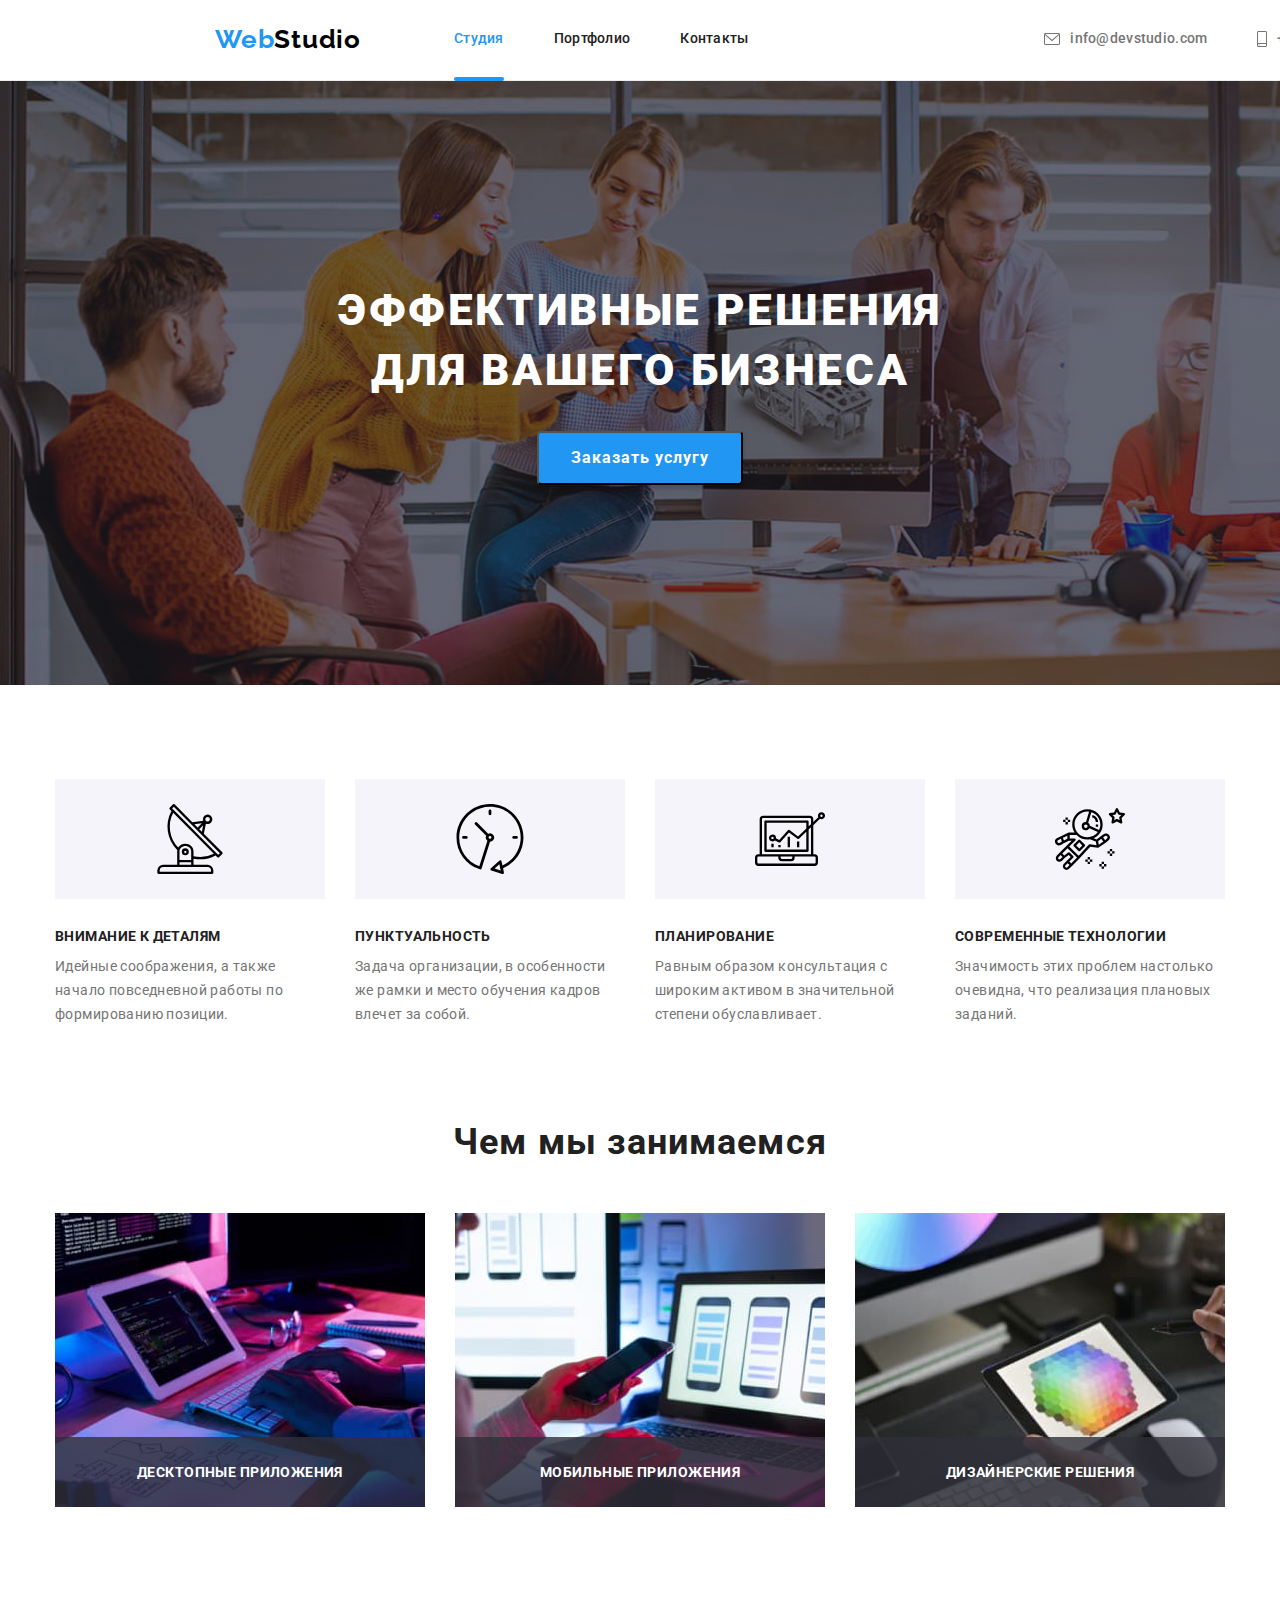
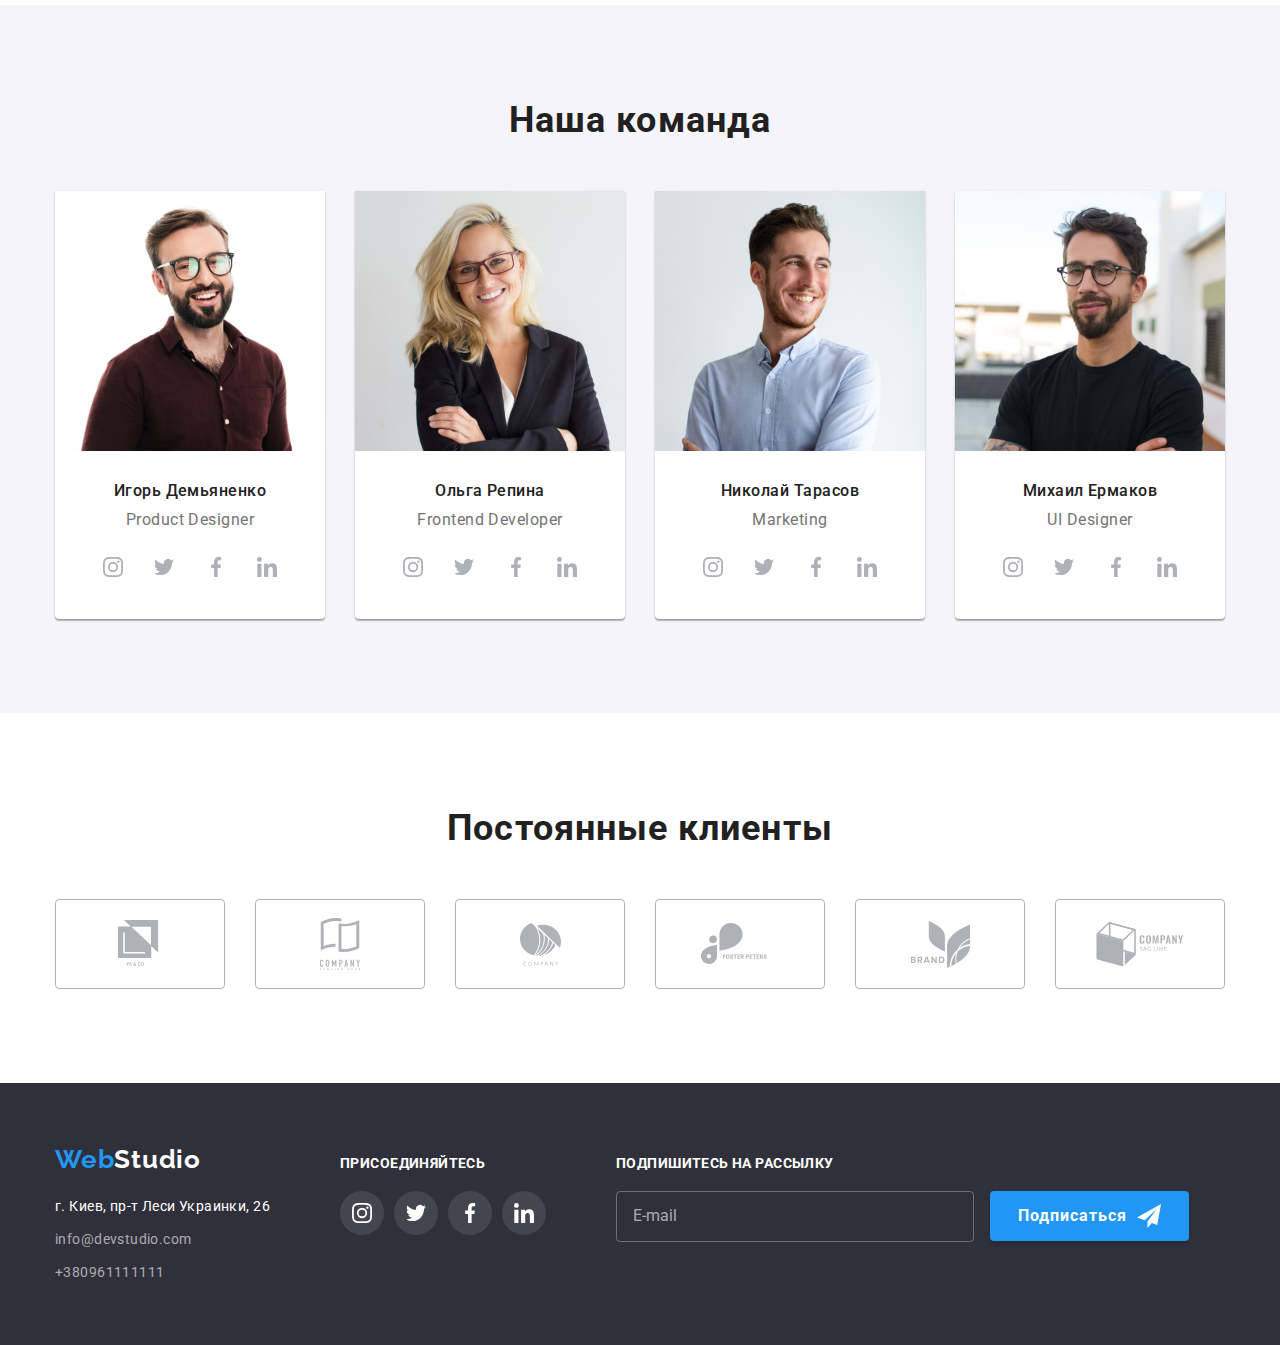
<file: index.html>
<!DOCTYPE html>
<html lang="ru">
<head>
    <meta charset="UTF-8">
    <meta name="viewport" content="width=device-width, initial-scale=1.0">
    <title>WebStudio</title>
    <link rel="stylesheet" href="./styles/normalize.css">
    <link rel="stylesheet" href="./styles/styles.css">
    <link href="https://fonts.googleapis.com/css2?family=Roboto:wght@400;500;700;900&family=Raleway:wght@700&display=swap" rel="stylesheet">
</head>
<body>
    <header class="header">    
        <div class="container flex-wrap-container">
            <nav class="nav-container">
                <a class="logo-header logo link" href="" lang="en">
                    <span>Web</span>Studio
                </a>

                <ul class="site-nav list">
                    <li class="item">
                        <a class="nav-link current link" href="./index.html">Студия</a>
                    </li>
                    <li class="item">
                        <a class="nav-link link" href="./portfolio.html">Портфолио</a>
                    </li>
                    <li class="item">
                        <a class="nav-link link" href="">Контакты</a>
                    </li>
                </ul>
            </nav>

            <ul class="header-contacts list">
                <li class="item"> 
                        
                    <a class="link" href="mailto:info@devstudio.com">
                        <svg class="icon-envelope">
                            <use href="./images/sprite.svg#envelope"></use>
                        </svg>
          
                        info@devstudio.com
                    </a>
                </li>
                
                <li class="item">
                    <a class="link" href="tel:+380961111111">
                        <svg class="icon-smarthphone">
                            <use href="./images/sprite.svg#smartphone"></use>
                        </svg>
                        +380961111111
                    </a>
                </li>
            </ul>
        </div>

    </header>

    <main>
        <section class="hero">
            
            <h1 class="hero-title title">
                Эффективные решения для вашего бизнеса
            </h1>
            <button data-modal-open class="hero-button" name="Заказать услугу">
                Заказать услугу
            </button>
        
        </section>
        
        <section class="advantages">
            <!-- <h2>Наши преимущества</h2> -->
            <div class="container container-text-left">
                <ul class="list-advantages list">
                    <li class="item">
                        <div class="icon-container-advantages">
                            <svg class="icon-advantages">
                                <use href="./images/sprite.svg#antenna"></use>
                            </svg>

                        </div>
                        <h3 class="advantages-title title">Внимание к деталям</h3>
                        <p class="advantages-text">Идейные соображения, а также начало повседневной работы по формированию позиции.</p>
                    </li>
                    <li class="item">
                        <div class="icon-container-advantages">
                            <svg class="icon-advantages">
                                <use href="./images/sprite.svg#clock"></use>
                            </svg>

                        </div>
                        <h3 class="advantages-title title">Пунктуальность</h3>
                        <p class="advantages-text">Задача организации, в особенности же рамки и место обучения кадров влечет за собой.</p>
                    </li>
                    <li class="item">
                        <div class="icon-container-advantages">
                            <svg class="icon-advantages">
                                <use href="./images/sprite.svg#diagram"></use>
                            </svg>

                        </div>
                        <h3 class="advantages-title title">Планирование</h3>
                        <p class="advantages-text">Равным образом консультация с широким активом в значительной степени обуславливает.</p>
                    </li>
                    <li class="item">
                        <div class="icon-container-advantages">
                            <svg class="icon-advantages">
                                <use href="./images/sprite.svg#astronaut"></use>
                            </svg>

                        </div>
                        <h3 class="advantages-title  title">Современные технологии</h3>
                        <p class="advantages-text">Значимость этих проблем настолько очевидна, что реализация плановых заданий.</p>
                    </li>
                </ul>
            </div>
        </section>

        <section class="competence">
            <div class="container">
                <h2 class="competence-title title">
                    Чем мы занимаемся
                </h2>
                <ul class="list-competence list">
                    <li class="item">
                        <a href="" class="competence-link">
                            <img src="./images/about_1.jpg" alt="Работа на планшете" width="370">
                            <div class="description-container">
                                <h3 class="description-title title">
                                    Десктопные приложения
                                </h3>
                            </div>
                        </a>
                    </li>
                    <li class="item">
                        <a href="" class="competence-link">
                            <img src="./images/about_2.jpg" alt="Ноутбук с дизайном" width="370">
                            <div class="description-container">
                                <h3 class="description-title title">
                                    Мобильные приложения
                                </h3>
                            </div>
                        </a>
                    </li>
                    <li class="item">
                        <a href="" class="competence-link">
                            <img src="./images/about_3.jpg" alt="Дизайн, графический планшет" width="370">
                            <div class="description-container">
                                <h3 class="description-title title">
                                    Дизайнерские решения 
                                </h3>
                            </div>
                        </a>
                </ul>
            </div>
        </section>
        
        <section class="team">
            <div class="container">
                <h2 class="team-title title">Наша команда</h2>

            <ul class="list-team list">
                <li class="item">
                    <img class="member-image" src="./images/team_member_1.jpg" alt="Дизайнер продукта" width="270">
                    <div class="member-container">
                       
                        <h3 class="member-title title">Игорь Демьяненко</h3>
                        <p class="member-description" lang="en">Product Designer</p>
                        <ul class="icon-list list">
                            <li class="item">
                                <a href="#" aria-label="Instagram">
                                    <svg class="icon">
                                        <use href="./images/sprite.svg#instagram"></use>
                                    </svg>
                                </a>
                             </li>
                             <li class="item">
                                <a href="#" aria-label="Twitter">
                                    <svg class="icon">
                                        <use href="./images/sprite.svg#twitter"></use>
                                    </svg>
                                </a>
                             </li>
                             <li class="item">
                                <a href="#" aria-label="Facebook">
                                    <svg class="icon">
                                        <use href="./images/sprite.svg#facebook"></use>
                                    </svg>
                                </a>
                             </li>
                             <li class="item">
                                <a href="#" aria-label="LinkedIn">
                                    <svg class="icon">
                                        <use href="./images/sprite.svg#linkedin"></use>
                                    </svg>
                                </a>
                             </li>
                        </ul>
                    </div>
                   
                </li>
                <li class="item">
                    <img class="member-image" src="./images/team_member_2.jpg" alt="Фронтенд разработчик" width="270">
                    <div class="member-container">
                       
                        <h3 class="member-title title">Ольга Репина</h3>
                        <p class="member-description" lang="en">Frontend Developer</p>
                        <ul class="icon-list list">
                            <li class="item">
                                <a href="#" aria-label="Instagram">
                                    <svg class="icon">
                                        <use href="./images/sprite.svg#instagram"></use>
                                    </svg>
                                </a>
                             </li>
                             <li class="item">
                                <a href="#" aria-label="Twitter">
                                    <svg class="icon">
                                        <use href="./images/sprite.svg#twitter"></use>
                                    </svg>
                                </a>
                             </li>
                             <li class="item">
                                <a href="#" aria-label="Facebook">
                                    <svg class="icon">
                                        <use href="./images/sprite.svg#facebook"></use>
                                    </svg>
                                </a>
                             </li>
                             <li class="item">
                                <a href="#" aria-label="LinkedIn">
                                    <svg class="icon">
                                        <use href="./images/sprite.svg#linkedin"></use>
                                    </svg>
                                </a>
                             </li>
                        </ul>
                    </div>
                    
                </li>
                <li class="item">
                    <img class="member-image" src="./images/team_member_3.jpg" alt="Маркетолог" width="270">
                    <div class="member-container">
                       
                        <h3 class="member-title title">Николай Тарасов</h3>
                        <p class="member-description" lang="en">Marketing</p>
                        <ul class="icon-list list">
                            <li class="item">
                                <a href="#" aria-label="Instagram">
                                    <svg class="icon">
                                        <use href="./images/sprite.svg#instagram"></use>
                                    </svg>
                                </a>
                             </li>
                             <li class="item">
                                <a href="#" aria-label="Twitter">
                                    <svg class="icon">
                                        <use href="./images/sprite.svg#twitter"></use>
                                    </svg>
                                </a>
                             </li>
                             <li class="item">
                                <a href="#" aria-label="Facebook">
                                    <svg class="icon">
                                        <use href="./images/sprite.svg#facebook"></use>
                                    </svg>
                                </a>
                             </li>
                             <li class="item">
                                <a href="#" aria-label="LinkedIn">
                                    <svg class="icon">
                                        <use href="./images/sprite.svg#linkedin"></use>
                                    </svg>
                                </a>
                             </li>
                        </ul>
                    </div>
                </li>
                <li class="item">
                    <img class="member-image" src="./images/team_member_4.jpg" alt="UI Дизайнер" width="270">
                    <div class="member-container">
                       
                        <h3 class="member-title title">Михаил Ермаков</h3>
                        <p class="member-description" lang="en">UI Designer</p>
                        <ul class="icon-list list">
                            <li class="item">
                                <a href="#" aria-label="Instagram">
                                    <svg class="icon">
                                        <use href="./images/sprite.svg#instagram"></use>
                                    </svg>
                                </a>
                             </li>
                             <li class="item">
                                <a href="#" aria-label="Twitter">
                                    <svg class="icon">
                                        <use href="./images/sprite.svg#twitter"></use>
                                    </svg>
                                </a>
                             </li>
                             <li class="item">
                                <a href="#" aria-label="Facebook">
                                    <svg class="icon">
                                        <use href="./images/sprite.svg#facebook"></use>
                                    </svg>
                                </a>
                             </li>
                             <li class="item">
                                <a href="#" aria-label="LinkedIn">
                                    <svg class="icon">
                                        <use href="./images/sprite.svg#linkedin"></use>
                                    </svg>
                                </a>
                             </li>
                        </ul>
                    </div>
                </li>
            </ul>
            </div>
        </section>

        <section class="clients">
            <div class="container">
                <h2 class="clients-title title">Постоянные клиенты</h2>
                <ul class="list-clients list">
                    <li class="item">
                        <a href="" class="client-link">
                            <svg class="logo-color logo-1">
                                <use href="./images/sprite.svg#logo-1"></use>
                            </svg>
                        </a>
                    </li>
                    <li class="item">
                        <a href="" class="client-link">
                            <svg class="logo-color logo-2">
                                <use href="./images/sprite.svg#logo-2"></use>
                            </svg>
                        </a>
                    </li>
                    <li class="item">
                        <a href="" class="client-link">
                            <svg class="logo-color logo-3">
                                <use href="./images/sprite.svg#logo-3"></use>
                            </svg>
                        </a>
                    </li>
                    <li class="item">
                        <a href="" class="client-link">
                            <svg class="logo-color logo-4">
                                <use href="./images/sprite.svg#logo-4"></use>
                            </svg>
                        </a>
                    </li>
                    <li class="item">
                        <a href="" class="client-link">
                            <svg class="logo-color logo-5">
                                <use href="./images/sprite.svg#logo-5"></use>
                            </svg>
                        </a>
                    </li>
                    <li class="item">
                        <a href="" class="client-link">
                            <svg class="logo-color logo-6">
                                <use href="./images/sprite.svg#logo-6"></use>
                            </svg>
                        </a>
                    </li>
                </ul>
            </div>
        </section>

    </main>

    <footer class="footer">
        <div class="container footer-container container-text-left">
 
             <div class="address-container margin-container">
                 <a class="logo-footer logo link" href="" lang="en">
                     <span>Web</span>Studio
                 </a>
 
                 <address class="address">
                     <span class="location">
                         г. Киев, пр-т Леси Украинки, 26 
                     </span>
                     <br>
                     <a class="email link" href="mailto:info@devstudio.com">info@devstudio.com</a> <br>
                     <a class="phone-number link" href="tel:+380961111111">+380961111111</a> <br>
                     
                 </address>
            </div>
 
            <div class="link-container margin-container">
                 <b class="join">ПРИСОЕДИНЯЙТЕСЬ</b>
                 <ul class="social-link-list list">
                     <li class="item">
                         <a href="" class="social-link link">
                             <svg class="icon">
                                 <use href="./images/sprite.svg#instagram"></use>
                             </svg>
                         </a>
                     </li>
                     <li class="item">
                         <a href="" class="social-link link">
                             <svg class="icon">
                                 <use href="./images/sprite.svg#twitter"></use>
                             </svg>
                         </a>
                     </li>
                     <li class="item">
                         <a href="" class="social-link link">
                             <svg class="icon">
                                 <use href="./images/sprite.svg#facebook"></use>
                             </svg>
                         </a>
                     </li>
                     <li class="item">
                         <a href="" class="social-link link">
                             <svg class="icon">
                                 <use href="./images/sprite.svg#linkedin"></use>
                             </svg>
                         </a>
                     </li>
                 </ul>
            
         </div>           

         <form  class="subscribe-form margin-container">
                    
            <label for="email"> <b>ПОДПИШИТЕСЬ НА РАССЫЛКУ</b></label>
            <input type="email" placeholder="E-mail" id="email" name="email-footer" class="email-input">

            <button type="submit" class="submit-button">
                Подписаться
                <svg class="icon">
                    <use href="./images/sprite.svg#send"></use>
                </svg>
            </button>
        </form>
             
        </div>
     </footer>

    <div data-modal class="backdrop is-hidden">
        <div class="modal-window">
            <button data-modal-close type='button' class="btn-close">
                <svg class="icon-close">
                    <use href="./images/sprite.svg#close"></use>
                </svg>
            </button>

            <form class="modal-form" autocomplete="off">
                <p class="modal-title"> Оставьте свои данные, мы не перезвоним</p>
                
                <div class="fieldset" role="group">

                    <label class="label-name">
                            Имя
                            <span class="input-wrapper"> 
                                <input type="text" id="name" name="name" class="input input-name">
                                <svg class="icon icon-person">
                                    <use href="./images/sprite.svg#person"></use>
                                </svg>
                            </span> 
                            
                    </label>
                    

                    <label class="label-tel">
                        Телефон
                        <span class="input-wrapper">
                            <input type="tel" id="tel" name="telephone" class="input input-tel">
                            <svg class="icon icon-telephone">
                                <use href="./images/sprite.svg#telephone"></use>
                            </svg>
                        </span>
                        
                    </label>
                   

                    <label class="label-email">
                        Почта
                        <span class="input-wrapper">
                            <input type="email" id="modal-email" name="email-modal" class="input input-email">
                            <svg class="icon icon-email">
                                <use href="./images/sprite.svg#email"></use>
                            </svg>
                        </span>
                        
                    </label>
                    

                    <label class="label-comment" for="text-area">
                        Комментарий 
                    </label>
                    <textarea name="comment" placeholder="Введите текст" id="text-area" class="input text-area" rows="8"></textarea>
                    

                </div>

                <div class="policy" role="group">
                    <input type="checkbox" id="policy" name="policy" class="input-checkbox">
                    <label for="policy" class="label-policy">Соглашаюсь с рассылкой и принимаю</label>
                    <a href="#">Условия договора</a>
                   
                </div>

                <button type="submit" class="submit-button">
                    Отправить
                </button>
                
                
            </form>
        </div>
    </div>
    
    <script src="./js/index.js"></script>
</body>
</html>
</file>
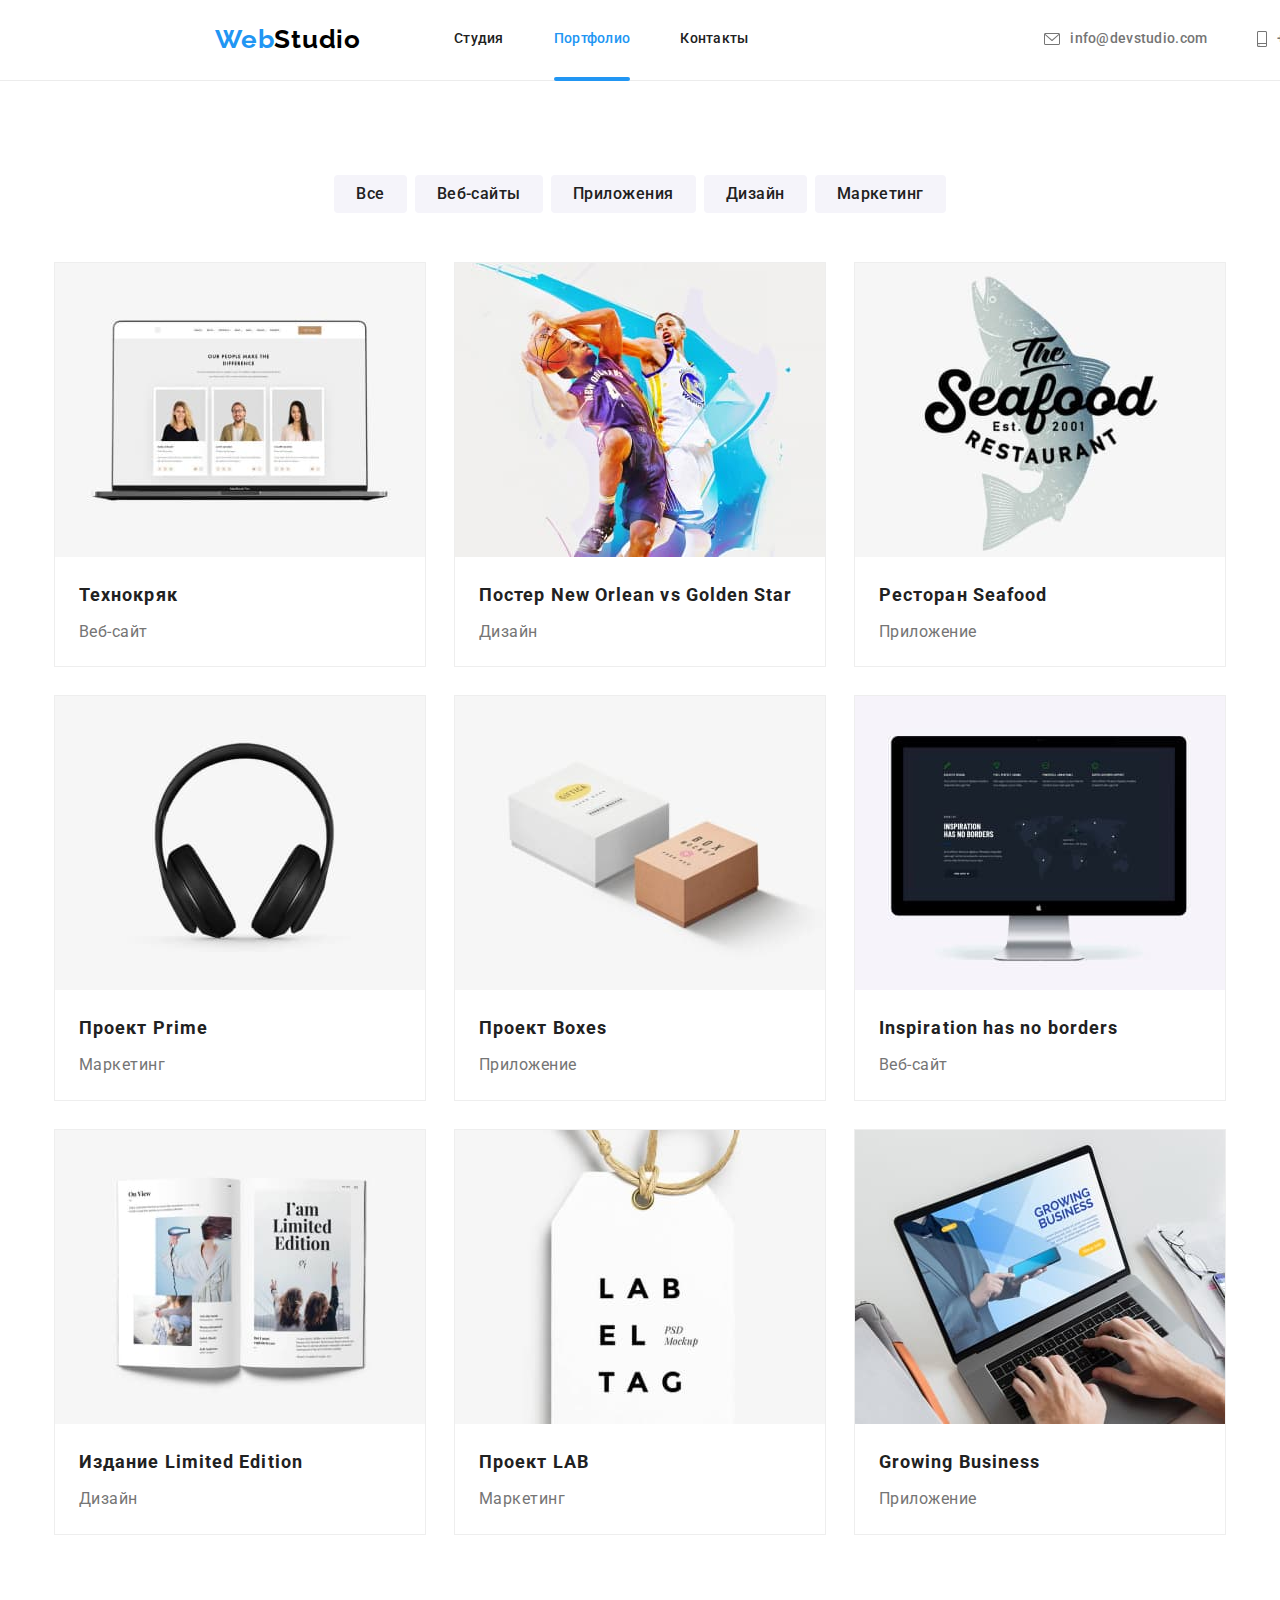
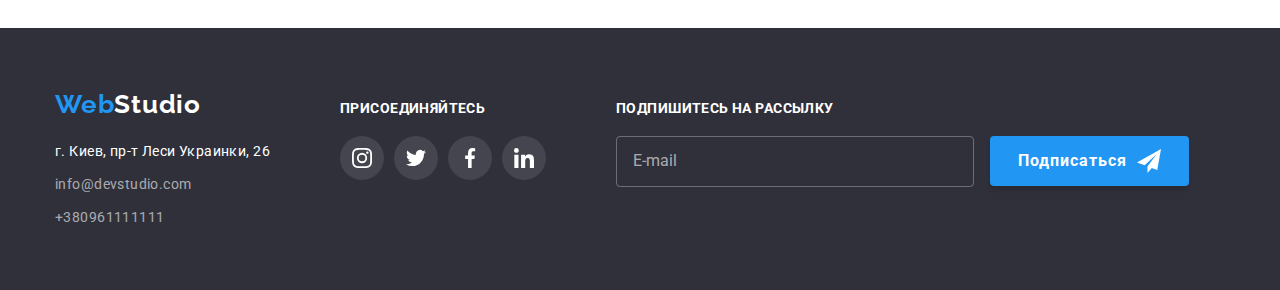
<file: portfolio.html>
<!DOCTYPE html>
<html lang="ru">
<head>
    <meta charset="UTF-8">
    <meta name="viewport" content="width=device-width, initial-scale=1.0">
    <title>Portfolio</title>
    <link rel="stylesheet" href="./styles/normalize.css">
    <link rel="stylesheet" href="./styles/styles.css">
    <link href="https://fonts.googleapis.com/css2?family=Roboto:wght@400;500;700&family=Raleway:wght@700&display=swap" rel="stylesheet">
    
</head>

<body>

    <header class="header">    
        <div class="container flex-wrap-container">
            <nav class="nav-container">
                <a class="logo-header logo link" href="" lang="en">
                    <span>Web</span>Studio
                </a>

                <ul class="site-nav list">
                    <li class="item">
                        <a class="nav-link link" href="./index.html">Студия</a>
                    </li>
                    <li class="item">
                        <a class="nav-link current link" href="./portfolio.html">Портфолио</a>
                    </li>
                    <li class="item">
                        <a class="nav-link link" href="">Контакты</a>
                    </li>
                </ul>
            </nav>

            <ul class="header-contacts list">
                <li class="item"> 
                        
                    <a class="link" href="mailto:info@devstudio.com">
                        <svg class="icon-envelope">
                            <use href="./images/sprite.svg#envelope"></use>
                        </svg>
          
                        info@devstudio.com
                    </a>
                </li>
                
                <li class="item">
                    <a class="link" href="tel:+380961111111">
                        <svg class="icon-smarthphone">
                            <use href="./images/sprite.svg#smartphone"></use>
                        </svg>
                        +380961111111
                    </a>
                </li>
            </ul>
        </div>

    </header>


    <main>
        <section class="projects">
            <div class="container">
                    <!-- <h1>Наши проекты</h1> -->
                <ul class="list-projects list">
                    <li class="item">
                        <button type="button">Все</button>
                    </li>
                    <li class="item">
                        <button type="button">Веб-сайты</button>
                    </li>
                    <li class="item">
                        <button type="button">Приложения</button>
                    </li>
                    <li class="item">
                        <button type="button">Дизайн</button>
                    </li>
                    <li class="item">
                        <button type="button">Маркетинг</button>
                    </li>
                </ul>

                <ul class="list-project-examples list">
                    <li class="item">
                        <a class="example-link link" href="">
                           <div class="example-content-thumb">
                                <img class="example-image" src="./images/portfolio/our_project_1.jpg" alt="Ноутбук с карточками" width="370">
                                <div class="description-project-container">
                                    <p class="example-content">
                                        Технокряк это современная площадка распространения коронавируса.
                                        Компании используют эту платформу для цифрового шпионажа и атак 
                                        на защищённые сервера конкурентов.
                                    </p>
                                </div>
                           </div>
                            <div class="content">
                                <h2 class="example-title title">Технокряк</h2>
                                <p class="example-description">Веб-сайт</p>
                            </div>

                           
                        </a>
                    </li>
                    <li class="item">
                        <a class="example-link link" href="">
                            <div class="example-content-thumb">
                                <img class="example-image" src="./images/portfolio/our_project_2.jpg" alt="Два баскетболиста" width="370">
                                <div class="description-project-container">
                                    <p class="example-content">
                                        Технокряк это современная площадка распространения коронавируса.
                                        Компании используют эту платформу для цифрового шпионажа и атак 
                                        на защищённые сервера конкурентов.
                                    </p>
                                </div>
                           </div>
                            <div class="content">
                                <h2  class="example-title title">Постер New Orlean vs Golden Star</h2>
                                <p class="example-description">Дизайн</p>
                            </div>
                        </a>
                    </li>
                    <li class="item">
                        <a class="example-link link" href="">
                            <div class="example-content-thumb">
                                <img class="example-image" src="./images/portfolio/our_project_3.jpg" alt="Логотип ресторана" width="370">
                                <div class="description-project-container">
                                    <p class="example-content">
                                        Технокряк это современная площадка распространения коронавируса.
                                        Компании используют эту платформу для цифрового шпионажа и атак 
                                        на защищённые сервера конкурентов.
                                    </p>
                                </div>
                           </div>
                           
                            <div class="content">
                                <h2  class="example-title title">Ресторан Seafood</h2>
                                <p class="example-description">Приложение</p>
                            </div>
                        </a>
                    </li>
                    <li class="item">
                        <a class="example-link link" href="">
                            <div class="example-content-thumb">
                                <img class="example-image" src="./images/portfolio/our_project_4.jpg" alt="Черные наушники" width="370">
                                <div class="description-project-container">
                                    <p class="example-content">
                                        Технокряк это современная площадка распространения коронавируса.
                                        Компании используют эту платформу для цифрового шпионажа и атак 
                                        на защищённые сервера конкурентов.
                                    </p>
                                </div>
                           </div>
                            
                            <div class="content">
                                <h2  class="example-title title">Проект Prime</h2>
                                <p class="example-description">Маркетинг</p>
                            </div>
                        </a>
                    </li>
                    <li class="item">
                        <a class="example-link link" href="">
                            <div class="example-content-thumb">
                                <img class="example-image" src="./images/portfolio/our_project_5.jpg" alt="Белая и коричневая коробки" width="370">
                                <div class="description-project-container">
                                    <p class="example-content">
                                        Технокряк это современная площадка распространения коронавируса.
                                        Компании используют эту платформу для цифрового шпионажа и атак 
                                        на защищённые сервера конкурентов.
                                    </p>
                                </div>
                           </div>
                            
                            <div class="content">
                                <h2  class="example-title title">Проект Boxes</h2>
                                <p class="example-description">Приложение</p>
                            </div>
                        </a>
                    </li>
                    <li class="item">
                        <a class="example-link link" href="">
                            <div class="example-content-thumb">
                                <img class="example-image" src="./images/portfolio/our_project_6.jpg" alt="Экран монитора" width="370">
                                <div class="description-project-container">
                                    <p class="example-content">
                                        Технокряк это современная площадка распространения коронавируса.
                                        Компании используют эту платформу для цифрового шпионажа и атак 
                                        на защищённые сервера конкурентов.
                                    </p>
                                </div>
                           </div>
                           
                            <div class="content">
                                <h2  class="example-title title">Inspiration has no borders</h2>
                                <p class="example-description">Веб-сайт</p>
                            </div>
                        </a>
                    </li>
                    <li class="item">
                        <a class="example-link link" href="">
                            <div class="example-content-thumb">
                                <img class="example-image" src="./images/portfolio/our_project_7.jpg" alt="Открытая книжка" width="370">
                                <div class="description-project-container">
                                    <p class="example-content">
                                        Технокряк это современная площадка распространения коронавируса.
                                        Компании используют эту платформу для цифрового шпионажа и атак 
                                        на защищённые сервера конкурентов.
                                    </p>
                                </div>
                           </div>
                            
                            <div class="content">
                                <h2  class="example-title title">Издание Limited Edition</h2>
                                <p class="example-description">Дизайн</p>
                            </div>
                        </a>
                    </li>
                    <li class="item">
                        <a class="example-link link" href="">
                            <div class="example-content-thumb">
                                <img class="example-image" src="./images/portfolio/our_project_8.jpg" alt="Лэйбл" width="370">
                                <div class="description-project-container">
                                    <p class="example-content">
                                        Технокряк это современная площадка распространения коронавируса.
                                        Компании используют эту платформу для цифрового шпионажа и атак 
                                        на защищённые сервера конкурентов.
                                    </p>
                                </div>
                           </div>
                            
                           <div class="content">
                                <h2  class="example-title title">Проект LAB</h2>
                                <p class="example-description">Маркетинг</p>
                           </div>
                        </a>
                    </li>
                    <li class="item">
                        <a class="example-link link" href="">
                            <div class="example-content-thumb">
                                <img class="example-image" src="./images/portfolio/our_project_9.jpg" alt="Человек печатает на ноутбуке" width="370">
                                <div class="description-project-container">
                                    <p class="example-content">
                                        Технокряк это современная площадка распространения коронавируса.
                                        Компании используют эту платформу для цифрового шпионажа и атак 
                                        на защищённые сервера конкурентов.
                                    </p>
                                </div>
                           </div>
                            
                            <div class="content">
                                <h2  class="example-title title">Growing Business</h2>
                                <p class="example-description">Приложение</p>
                            </div>
                        </a>
                    </li>
                </ul>
            </div>
        </section>
    </main>

    
    <footer class="footer">
        <div class="container footer-container container-text-left">
 
             <div class="address-container margin-container">
                 <a class="logo-footer logo link" href="" lang="en">
                     <span>Web</span>Studio
                 </a>
 
                 <address class="address">
                     <span class="location">
                         г. Киев, пр-т Леси Украинки, 26 
                     </span>
                     <br>
                     <a class="email link" href="mailto:info@devstudio.com">info@devstudio.com</a> <br>
                     <a class="phone-number link" href="tel:+380961111111">+380961111111</a> <br>
                     
                 </address>
            </div>
 
            <div class="link-container margin-container">
                 <b class="join">ПРИСОЕДИНЯЙТЕСЬ</b>
                 <ul class="social-link-list list">
                     <li class="item">
                         <a href="" class="social-link link">
                             <svg class="icon">
                                 <use href="./images/sprite.svg#instagram"></use>
                             </svg>
                         </a>
                     </li>
                     <li class="item">
                         <a href="" class="social-link link">
                             <svg class="icon">
                                 <use href="./images/sprite.svg#twitter"></use>
                             </svg>
                         </a>
                     </li>
                     <li class="item">
                         <a href="" class="social-link link">
                             <svg class="icon">
                                 <use href="./images/sprite.svg#facebook"></use>
                             </svg>
                         </a>
                     </li>
                     <li class="item">
                         <a href="" class="social-link link">
                             <svg class="icon">
                                 <use href="./images/sprite.svg#linkedin"></use>
                             </svg>
                         </a>
                     </li>
                 </ul>
            
         </div>           

         <form class="subscribe-form margin-container">
                    
            <label for="email"> <b>ПОДПИШИТЕСЬ НА РАССЫЛКУ</b></label>
            <input type="email" placeholder="E-mail" id="email" name="email-footer" class="email-input">

            <button type="submit" class="submit-button">
                Подписаться
                <svg class="icon">
                    <use href="./images/sprite.svg#send"></use>
                </svg>
            </button>
        </form>
             
        </div>
     </footer>
     
    
</body>
</html>
</file>
<file: styles/styles.css>
:root {
    --primary-text-color: #757575;
    --title-text-color: #212121;
    --accent-color: #2196f3;
    --primary-bg-color: #ffffff;
    
    --logo-header-color: #000000;
    --logo-footer-color: #ffffff;
    --primary-white-color: #ffffff;
    --second-bg-color: #2f303a;
    --third-bg-color: #F5F4FA;
    --footer-link-color:  rgba(255, 255, 255, 0.6);
    --border-svg-color: #AFB1B8;
    --cubic-time-function: cubic-bezier(0.4, 0, 0.2, 1);
    --animation-time: 250ms;
   
}


body {
    color: var(--primary-text-color);

    font-family: Roboto, sans-serif;
    font-style: normal;
}

img {
    display: block;
}

.link {
    text-decoration: none;
}

.list {
    list-style: none;
    margin-top: 0;
    margin-bottom: 0;
    padding-left: 0;
}

.title {
    color: var(--title-text-color);
    margin-top: 0;
    margin-bottom: 0;
    
}

.container {
    text-align: center;
    /* outline: 3px solid red; */
    width: 1200px;
    margin: 0 auto;
    padding: 0 15px; 
}

.container.container-text-left{
    text-align: left;
}

/* HEADER AND FOOTER */
.header {
    background-color: var(--primary-bg-color);

    width: 1600px;
    margin: 0 auto;
    padding-top: 24px;
    padding-bottom: 25px;
    border-bottom: 1px solid #ECECEC;

    
}

.flex-wrap-container{
    display: flex;
}

.nav-container{
    display: flex;
    align-items: center;
}

.nav-container .logo-header{
    margin-right: 93px;
}

.logo {

    font-family: Raleway, sans-serif;
    font-weight: 700;
    font-size: 26px;
    line-height: 1.19;
    letter-spacing: 0.03em;
}

.logo-header {
    color: var(--logo-header-color);
}


.logo span {
    color: var(--accent-color)
}

.site-nav {
    display: flex;
    height: inherit;
}

.site-nav > .item:not(:last-child) {
    margin-right: 50px;
}

.site-nav .nav-link{
    color: var(--title-text-color);

    font-weight: 500;
    font-size: 14px;
    line-height: 1.14;
    letter-spacing: 0.02em;

    display: block;
    padding: 7px 0;

    transition: color var(--animation-time) var(--cubic-time-function);
}

.site-nav .current {
    position: relative;

    color: var(--accent-color)
}

.site-nav .current::after {
    position: absolute;
    top: 176%;
    left: 0;

    content: '';
    width: 100%;
    height: 4px;
    background-color: var(--accent-color);
    border-radius: 2px;
}

.header-contacts {
    display: flex;
    align-items: center;
    margin-left: auto;
}

.header-contacts > .item:not(:last-child) {
    margin-right: 50px;
}


.header-contacts a{

    display: flex;
    align-items: center;

    color: var(--primary-text-color);

    font-weight: 500;
    font-size: 14px;
    line-height: 1.14;
    letter-spacing: 0.02em;

    transition: color var(--animation-time) var(--cubic-time-function);
}

.header-contacts .icon-envelope {
    
    fill: currentColor;

    margin-right: 10px;
    width: 16px;
    height: 12px;
}

.header-contacts .icon-smarthphone {
    
    fill: currentColor;

    margin-right: 10px;
    width: 10px;
    height: 16px;
}

.footer {
    background-color: var(--second-bg-color);

    padding: 60px 0;
}

.logo-footer {
    color: var(--logo-footer-color);

    display: inline-block;
    margin-bottom: 20px;
}

.address {
    color: var(--primary-white-color);
    
    font-style: normal;
    font-size: 14px;
    line-height: 1.71;
    letter-spacing: 0.03em;
}   

.location{
    display: inline-block;
    margin-bottom: 9px;
}

.email{
    color: var(--footer-link-color);

    display: inline-block;
    margin-bottom: 9px;

    transition: color var(--animation-time) var(--cubic-time-function);
}

.phone-number{
    color: var(--footer-link-color);

    transition: color var(--animation-time) var(--cubic-time-function);
}

.footer-container{
    display: flex;
    align-items: baseline;
}

.footer-container > .margin-container:not(:last-child) {
    margin-right: 70px;
}

.join {
    display: inline-block;
    color: var(--primary-white-color);

    font-size: 14px;
    line-height: 16px;
    letter-spacing: 0.03em;

    margin-bottom: 20px;
}


.social-link-list{
    display: flex;
    width: 206px;
    justify-content: space-between;
}

.social-link-list .social-link{
    display: inline-block;
    width: 44px;
    height: 44px;
    padding: 12px;

    color: var(--primary-white-color);
    background-color: rgba(255, 255, 255, 0.1);

    border-radius: 50%;

    transition: background-color var(--animation-time) var(--cubic-time-function);
}

.social-link .icon {
    fill: currentColor;
    width: 20px;
    height: 20px;
}

.subscribe-form {
    margin-top: 12px;
}

.subscribe-form label {
    display: block;
    color: var(--primary-white-color);

    font-size: 14px;
    line-height: 16px;
    letter-spacing: 0.03em;

    margin-bottom: 20px;
}

.subscribe-form .email-input {
    margin-right: 12px;
    width: 358px;
    padding: 15px 0px 15px 16px;
    
    background-color: inherit;

    color: var(--primary-white-color);

    border: 1px solid rgba(255, 255, 255, 0.3);
    border-radius: 4px;

}


.email-input::placeholder{
    color: rgba(255, 255, 255, 0.6);
}

.submit-button {
    display: inline-flex;
    align-items: center;
    color: var(--primary-white-color);
    background-color: var(--accent-color);

    font-size: 16px;
    line-height: 1.87;
    font-weight: 700;
    letter-spacing: 0.06em;

    padding: 10px 28px;
    
    box-shadow: 0px 4px 4px rgba(0, 0, 0, 0.15);
    border: none;
    border-radius: 4px;
}

.submit-button .icon {
    width: 24px;
    height: 24px;

    margin-left: 10px;

    fill: currentColor;
}

.social-link:hover,
.social-link:focus {
    background-color: var(--accent-color);
}

.address a:hover,
.address a:focus,
.site-nav .nav-link:hover,
.site-nav .nav-link:focus,
.header-contacts a:hover,
.header-contacts a:focus{
    color: var(--accent-color);
}

/* ---------------------- index.html ---------------------- */

/* SECTION HERO*/

.hero {
    /* background-color: var(--second-bg-color); */
    
    background-image: linear-gradient(rgba(47, 48, 58, 0.4), rgba(47, 48, 58, 0.4)), url('../images/hero-bg.jpg');
    background-repeat: no-repeat;
    background-size: cover;
    max-width: 1600px;
    margin: 0 auto;

    text-align: center;

    padding: 200px 0;
}

.hero-title {
    color: var(--primary-white-color);

    font-weight: 900;
    font-size: 44px;
    line-height: 1.36;
    /* text-align: center; */
    letter-spacing: 0.06em;
    text-transform: uppercase;
    
    width: 696px;
    margin-top: 0;
    margin-bottom: 30px;
    margin-left: auto;
    margin-right: auto;
    /* margin: 0 auto 30px auto; */
}

.hero-button {
    color: var(--primary-white-color);
    background-color: var(--accent-color);

    font-weight: 700;
    font-size: 16px;
    line-height: 1.9;
    letter-spacing: 0.06em;

    padding: 10px 32px;
    border-radius: 4px;

    box-shadow: 0 4px 4px rgba(0, 0, 0, 0.15);
}


/* SECTION ADVANTAGES */

.advantages {
    background-color: var(--primary-bg-color);
    padding-top: 94px;
}

.list-advantages{
    display: flex;
    
}

.list-advantages > .item:not(:last-child) {
    margin-right: 30px;
}

.list-advantages .icon-container-advantages{
    background-color: var(--third-bg-color);

    display: flex;
    justify-content: center;
    align-items: center;
    width: 270px;
    height: 120px;
    margin-bottom: 30px;
}

.list-advantages .icon-advantages{
    width: 70px;
    height: 70px;
   
}

.advantages-title{
    font-size: 14px;
    line-height: 1.14;
    letter-spacing: 0.03em;
    text-transform: uppercase;

    margin-bottom: 10px;
}

.advantages-text {
    font-weight: 400;
    font-size: 14px;
    line-height: 1.71;
    letter-spacing: 0.03em;

    margin-top: 0;
    margin-bottom: 0;
}

/* SECTION COMPETENCE */

.competence {
    background-color: var(--primary-bg-color);
    padding: 94px 0;
}

.list-competence {
    display: flex;
}

.list-competence > .item:not(:last-child){
    margin-right: 30px;
}

.competence-title {
    font-size: 36px;
    line-height: 1.17;
    text-align: center;
    letter-spacing: 0.03em;
    
    margin-bottom: 50px;

}

.competence-link {
    position: relative;
    display: inline-block;
}

.description-container {
    position: absolute;
    left: 0;
    bottom: 0;

    display: flex;
    justify-content: center;
    align-items: center;

    width: 100%;
    height: 70px;
   
    background-color: rgba(47, 48, 58, 0.8);;
}

.description-title{
    font-size: 14px;
    line-height: 16px;
    letter-spacing: 0.03em;
    
    color: var(--primary-white-color);
    text-transform: uppercase;
}

/* SECTION TEAM */

.team {
    background-color: var(--third-bg-color);
    padding: 94px 0;
}

.list-team{
    display: flex;
}

.list-team > .item:not(:last-child){
    margin-right: 30px;
}

.list-team > .item {
    background-color: var(--primary-bg-color);
    width: 270px;

    box-shadow: 0 1px 3px rgba(0, 0, 0, 0.12), 0 1px 1px rgba(0, 0, 0, 0.14), 0 2px 1px rgba(0, 0, 0, 0.2);
    border-radius: 0 0 4px 4px;
   
}

.team-title {
    font-size: 36px;
    line-height: 1.17;
    text-align: center;
    letter-spacing: 0.03em; 

    margin-bottom: 50px;
}


.member-container{
    padding: 30px 32px;
}

.member-title {
    font-weight: 500;
    font-size: 16px;
    line-height: 1.19;
    text-align: center;
    letter-spacing: 0.03em;

    margin-bottom: 10px;
}

.member-description {
    font-size: 16px;
    line-height: 1.19;
    text-align: center;
    letter-spacing: 0.03em;

    margin-top: 0;
    margin-bottom: 16px;
}

.icon-list{

    display: flex;
    justify-content: space-around;
    
}


.icon-list a{
    display: flex;
    justify-content: center;
    align-items: center;
    width: 44px;
    height: 44px; 

    color: var(--border-svg-color);
    border-radius: 50%;
   
    transition: color var(--animation-time) var(--cubic-time-function), background-color var(--animation-time) var(--cubic-time-function);
}

.icon-list .icon{
    width: 20px;
    height: 20px;
    fill: currentColor;
}

.icon-list a:hover,
.icon-list a:focus{
    background-color: var(--accent-color);
    color: var(--primary-white-color);
    
}

/* SECTION CLIENTS */

.clients{
    padding: 94px 0;
}

.clients-title{
    font-size: 36px;
    line-height: 42px;
    letter-spacing: 0.03em;

    margin-bottom: 50px;
}

.list-clients{
    display: flex;
    width: 1170px;
    justify-content: space-between;
}

.client-link{
    color: var(--border-svg-color);

    display: flex;
    align-items: center;
    justify-content: center;
   
    width: 170px;
    height: 90px;
    border: 1px solid var(--border-svg-color);
    border-radius: 4px;

    transition: color var(--animation-time) var(--cubic-time-function), border-color var(--animation-time) var(--cubic-time-function)
}

.client-link .logo-color{
    fill: currentColor; 
}

.logo-1{
    width: 44px;
    height: 49px;
}

.logo-2{
    width: 40px;
    height: 52px;
}

.logo-3{
    width: 41px;
    height: 43px;
}

.logo-4{
    width: 80px;
    height: 42px;
    
}

.logo-5{
    width: 59px;
    height: 47px;
    
}

.logo-6{
    width: 88px;
    height: 45px;
    
}

.client-link:hover,
.client-link:focus{
    color: var(--accent-color);
    border-color: var(--accent-color);
}


/* MODAL WINDOW */

.backdrop.is-hidden{
    opacity: 0;
    pointer-events: none;
    
}

.backdrop{
    position: fixed;
    top: 0;
    bottom: 0;

    width: 100%;
    height: 100%;

    background-color: rgba(0, 0, 0, 0.2);
    transition: opacity var(--animation-time) var(--cubic-time-function);
}


.backdrop .modal-window{
    position: absolute;
    top: 50%;
    left: 50%;

    transform: translate(-50%, -50%);

    width: 528px;
    height: 581px;
    background-color: var(--primary-white-color);

    box-shadow: 0 1px 3px rgba(0, 0, 0, 0.12), 0 1px 1px rgba(0, 0, 0, 0.14), 0 2px 1px rgba(0, 0, 0, 0.2);
    border-radius: 4px;

    
}

.btn-close{
    display: flex;
    justify-content: center;
    align-items: center;
    width: 30px;
    height: 30px;
    
    margin-left: auto;
    margin-top: 8px;
    margin-right: 8px;
    padding: 0;

    background-color: var(--primary-bg-color);
    border: 1px solid rgba(0, 0, 0, 0.1);
    border-radius: 50%;

    cursor: pointer;

}   


.btn-close .icon-close{
    width: 11px;
    height: 11px;
    transition: fill var(--animation-time) var(--cubic-time-function);
}

.btn-close:hover .icon-close{
    fill: var(--accent-color);
}

.modal-form {
    margin-top: 2px;
    padding: 0 40px;;
}

.modal-title {

    font-weight: bold;
    font-size: 20px;
    line-height: 1.15;
    text-align: center;
    letter-spacing: 0.03em;

    margin: 0 0 12px 0;

    color: #212121;
}

.fieldset {
    display: flex;
    flex-direction: column;

    justify-content: flex-start;

    color: var(--primary-text-color);

    font-size: 12px;
    line-height: 1.16;
    letter-spacing: 0.01em;

}

/* .fieldset label {
    margin-bottom: 4px;
} */


.fieldset label:not(:last-child) {
    margin-bottom: 10px;
}

.input.text-area {
    resize: none;
    padding: 12px 16px;
}

.input.text-area::placeholder {
    color: rgba(117, 117, 117, 0.5);

}

.input-wrapper {
    position: relative;
}

.input-wrapper input{
    width: 100%;
    padding: 12px 0px 12px 40px;
    margin-top: 4px;

    border: 1px solid rgba(33, 33, 33, 0.2);
    border-radius: 4px;
}

.input-wrapper .icon {
    position: absolute;
    top: 50%;
    left: 15px;

    transform: translateY(calc(-50% + 2px));

    transition: fill var(--animation-time) var(--cubic-time-function);
}

.input-wrapper .icon-person {
    width: 12px;
    height: 12px;
}

/* .input-wrapper  */
.fieldset .icon-telephone {
    width: 14px;
    height: 14px;
}

.input-wrapper .icon-email {
    width: 16px;
    height: 12px;
}

.input.text-area{     

    padding: 12px 0px 0px 16px;
    border: 1px solid rgba(33, 33, 33, 0.2);
    border-radius: 4px;
}

.input:focus {
    outline: none;
    border-color: var(--accent-color);
}

.input:focus + .icon {
    fill: var(--accent-color);
}

.policy {
    display: flex;
    align-items: center;
    justify-content: center;

    margin-top: 20px;
    margin-left: 20px;

    font-size: 14px;
    line-height: 1.71;
    letter-spacing: 0.03em;
}

.policy .input-checkbox{
    appearance: none;
    position: absolute;
}

.policy a{
    display: inline-block;
    color: var(--accent-color);
    margin-left: 4px;
}

.label-policy {
    position: relative;
}

.label-policy::before {
    content: '';

    width: 16px;
    height: 15px;

    position: absolute;
    top: 50%;
    left: -22px;

    transform: translateY(calc(-50% - 1px));

    background-color: var(--primary-white-color);

    border: 2px solid #212121;
    border-radius: 2px;
}

.modal-form .submit-button{
    display: block;

    margin: 30px auto 0 auto;
    padding: 10px 56px;
}

.input-checkbox:checked + .label-policy::before{
    
    background-image: url('../images/icon_check.svg');
    background-repeat: no-repeat;
    
    background-origin: border-box;

    border: none;
}


/* ---------------------- portfolio.html ---------------------- */


/* SECTION PROJECTS */


.projects {
    background-color: var(--primary-bg-color);
    padding: 94px 0;
}

.list-projects{
    display: flex;
    justify-content: center;

    margin-bottom: 50px;
}

.list-projects > .item.item:not(:last-child){
    margin-right: 8px;
}

.list-projects button {
    color: var(--title-text-color);
    background-color: var(--third-bg-color);

    font-weight: 500;
    font-size: 16px;
    line-height: 1.6;
    text-align: center;
    letter-spacing: 0.03em;;

    border: none;
    border-radius: 4px;

    padding: 6px 22px;
     
    transition: all var(--animation-time) var(--cubic-time-function);
}

.list-projects button:hover,
.list-projects button:focus {
    color: var(--primary-white-color);
    background-color: var(--accent-color);
    box-shadow: 0 3px 1px rgba(0, 0, 0, 0.1), 0 1px 2px rgba(0, 0, 0, 0.08), 0 2px 2px rgba(0, 0, 0, 0.12);

}

.list-project-examples{
    display: flex;
    flex-wrap: wrap;
}

.list-project-examples > .item {
    outline: 1px solid #EEEEEE; /* border: 1px... вылетает  */
}

.list-project-examples > .item:not(:nth-child(3n)) {
    margin-right: 30px;
}

.list-project-examples > .item:not(:nth-last-child(-n + 3)) {
    margin-bottom: 30px;
}

.list-project-examples > .item  .content {
    padding: 20px 24px;
    text-align: left;
}

.example-link{
    display: inline-block;

    transition: box-shadow var(--animation-time) var(--cubic-time-function);
}

.example-content-thumb{
    position: relative;
    overflow: hidden;
}

.example-title {
    font-size: 18px;
    line-height: 2;
    letter-spacing: 0.06em;
    margin-bottom: 4px;
}

.example-description {
    color: var(--primary-text-color);

    font-size: 16px;
    line-height: 1.87;
    letter-spacing: 0.03em;

    margin: 0;
}

.description-project-container{
    position: absolute;
    top: 0;
    left: 0;

    
    display: flex;
    justify-content: center;
    align-items: center;
    width: 100%;
    height: 100%;
    background-color: rgba(33, 150, 243, 0.9);

    transform: translateY(100%);
    transition: transform var(--animation-time) var(--cubic-time-function);
}

.example-content {
    font-size: 18px;
    line-height: 28px;
    letter-spacing: 0.03em;

    margin: 0;
    padding: 0 23px;

    text-align: left;

    color: var(--primary-white-color);
}

.example-content-thumb:hover .description-project-container{
    transform: translateY(0%);
}                   
.example-link:hover,
.example-link:focus{
    box-shadow: 0 1px 1px rgba(0, 0, 0, 0.12), 0 4px 4px rgba(0, 0, 0, 0.06), 1px 4px 6px rgba(0, 0, 0, 0.16);

}
</file>
